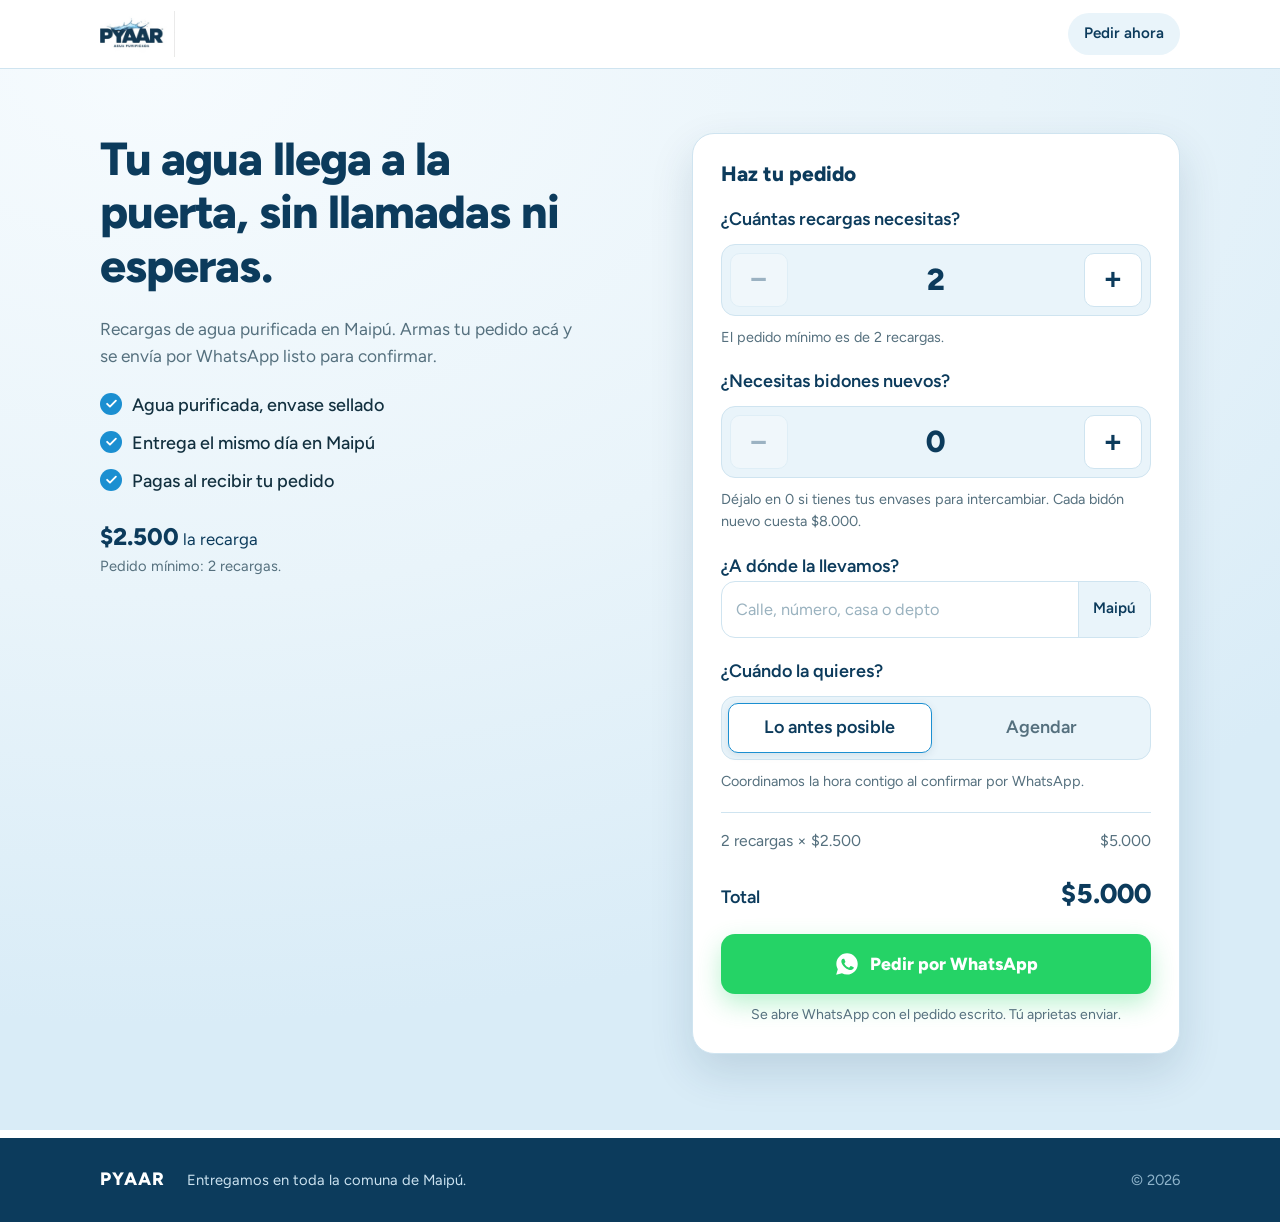
<file: demos/pyaar/index.html>
<!doctype html>
<html lang="es-CL">
<head>
<meta charset="utf-8">
<meta name="viewport" content="width=device-width, initial-scale=1">
<title>PYAAR — Agua purificada a domicilio en Maipú</title>
<meta name="description" content="Agua purificada a domicilio en Maipú. Pide tu recarga por WhatsApp y te llega a la puerta.">
<!-- DEMO: mientras viva en cristobalurbina.cl/demos/ no se indexa.
     Cuando el cliente apruebe y pase a su propio dominio, BORRAR esta línea. -->
<meta name="robots" content="noindex, nofollow">
<meta name="theme-color" content="#0C3B5C">
<link rel="icon" href="data:image/svg+xml,%3Csvg xmlns='http://www.w3.org/2000/svg' viewBox='0 0 32 32'%3E%3Cpath d='M16 3C11 10 7 14.6 7 19a9 9 0 0 0 18 0c0-4.4-4-9-9-16z' fill='%231B8FD1'/%3E%3C/svg%3E">
<link rel="preconnect" href="https://fonts.googleapis.com">
<link rel="preconnect" href="https://fonts.gstatic.com" crossorigin>
<link href="https://fonts.googleapis.com/css2?family=Figtree:wght@400;500;600;800&display=swap" rel="stylesheet">
<link rel="stylesheet" href="styles.css?v=5">
</head>
<body>

<header class="barra">
  <div class="contenedor barra__fila">
    <a class="marca" href="#inicio">
      <img class="marca__logo" src="logo.png?v=5" alt="PYAAR, agua purificada" width="720" height="442">
    </a>
    <a class="barra__tel" id="tel-cabecera" href="#pedido">
      <span>Pedir ahora</span>
    </a>
  </div>
</header>

<main id="inicio">

  <section class="hero">
    <div class="contenedor hero__grilla">

      <div class="hero__texto">
        <h1>Tu agua llega a la puerta, sin llamadas ni esperas.</h1>
        <p class="hero__bajada">
          Recargas de agua purificada en <span data-cfg="COBERTURA">Maipú</span>.
          Armas tu pedido acá y se envía por WhatsApp listo para confirmar.
        </p>
        <ul class="confianza" id="confianza"></ul>
        <p class="hero__precio">
          <strong id="precio-recarga">$2.500</strong> la recarga
          <span class="hero__minimo" id="texto-minimo"></span>
        </p>
      </div>

      <div class="tarjeta" id="pedido">
        <h2 class="tarjeta__titulo">Haz tu pedido</h2>
        <div class="tarjeta__cuerpo" id="formulario-pedido">

          <div class="campo">
            <p class="campo__titulo" id="lbl-cantidad">¿Cuántas recargas necesitas?</p>
            <div class="contador" role="group" aria-labelledby="lbl-cantidad">
              <button type="button" class="contador__btn" id="menos" aria-label="Quitar una recarga">&minus;</button>
              <span class="contador__valor" id="cantidad-valor" aria-live="polite">2</span>
              <button type="button" class="contador__btn" id="mas" aria-label="Agregar una recarga">+</button>
            </div>
            <p class="campo__ayuda" id="ayuda-cantidad"></p>
          </div>

          <div class="campo" id="campo-bidon" hidden>
            <p class="campo__titulo" id="lbl-bidones">¿Necesitas bidones nuevos?</p>
            <div class="contador" role="group" aria-labelledby="lbl-bidones">
              <button type="button" class="contador__btn" id="menos-bidon" aria-label="Quitar un bidón">&minus;</button>
              <span class="contador__valor" id="bidones-valor" aria-live="polite">0</span>
              <button type="button" class="contador__btn" id="mas-bidon" aria-label="Agregar un bidón">+</button>
            </div>
            <p class="campo__ayuda" id="ayuda-bidon"></p>
          </div>

          <div class="campo">
            <label class="campo__titulo" for="direccion">¿A dónde la llevamos?</label>
            <div class="entrada">
              <input type="text" id="direccion" autocomplete="street-address"
                     placeholder="Calle, número, casa o depto" enterkeyhint="done">
              <span class="entrada__fija" id="entrada-comuna">Maipú</span>
            </div>
            <p class="campo__ayuda" id="ayuda-direccion" hidden>
              <span>Es la dirección de tu último pedido.</span>
              <button type="button" class="enlace" id="olvidar-direccion">Usar otra</button>
            </p>
          </div>

          <div class="campo">
            <p class="campo__titulo" id="lbl-horario">¿Cuándo la quieres?</p>
            <div class="modos" role="group" aria-labelledby="lbl-horario">
              <button type="button" class="modo es-activo" id="modo-pronto" aria-pressed="true">Lo antes posible</button>
              <button type="button" class="modo" id="modo-agendar" aria-pressed="false">Agendar</button>
            </div>
            <p class="campo__ayuda" id="ayuda-horario"></p>

            <div id="agenda" hidden>
              <p class="subtitulo" id="lbl-dia">El día</p>
              <div class="dias" id="dias" role="group" aria-labelledby="lbl-dia"></div>
              <p class="subtitulo" id="lbl-bloque">La hora</p>
              <div class="bloques" id="bloques" role="group" aria-labelledby="lbl-bloque"></div>
            </div>
          </div>

          <div class="resumen">
            <div class="resumen__linea" id="linea-recargas">
              <span id="detalle-recargas"></span>
              <span id="monto-recargas"></span>
            </div>
            <div class="resumen__linea" id="linea-bidones" hidden>
              <span id="detalle-bidones"></span>
              <span id="monto-bidones"></span>
            </div>
            <div class="resumen__total">
              <span>Total</span>
              <strong id="total"></strong>
            </div>
          </div>

          <button type="button" class="wsp" id="enviar">
            <svg class="wsp__icono" viewBox="0 0 24 24" aria-hidden="true" focusable="false">
              <path d="M12.04 2C6.6 2 2.18 6.42 2.18 11.86c0 1.74.46 3.44 1.32 4.94L2 22l5.34-1.4a9.9 9.9 0 0 0 4.7 1.2h.01c5.44 0 9.86-4.42 9.86-9.86S17.48 2 12.04 2zm5.78 14.1c-.24.68-1.4 1.3-1.94 1.34-.5.05-.98.23-3.3-.7-2.78-1.1-4.54-3.96-4.68-4.14-.13-.18-1.12-1.5-1.12-2.86s.7-2.02.96-2.3a1 1 0 0 1 .72-.34h.52c.16 0 .4-.06.62.48.24.58.8 2 .87 2.14.07.14.12.3.02.48-.1.18-.15.3-.3.46-.14.18-.3.4-.44.53-.14.14-.3.3-.13.58.17.3.75 1.24 1.6 2 1.1.98 2.04 1.28 2.34 1.42.3.14.46.12.63-.07.17-.2.72-.84.92-1.14.2-.3.38-.24.64-.14.26.1 1.64.78 1.92.92.28.14.47.2.54.32.06.12.06.7-.18 1.38z"/>
            </svg>
            <span>Pedir por WhatsApp</span>
          </button>
          <p class="nota-envio">Se abre WhatsApp con el pedido escrito. Tú aprietas enviar.</p>
          <p class="error" id="error-envio" hidden></p>
        </div>
      </div>

    </div>
  </section>

</main>

<footer class="pie">
  <div class="contenedor pie__fila">
    <p class="pie__marca" data-cfg="NOMBRE">PYAAR</p>
    <p class="pie__cobertura" data-cfg="COBERTURA_DETALLE"></p>
    <p class="pie__legal">&copy; <span id="anio"></span></p>
  </div>
</footer>

<!-- El ?v=N obliga al navegador a descargar la versión nueva.
     Sube el número cada vez que edites config.js, app.js o styles.css. -->
<script src="config.js?v=5"></script>
<script src="app.js?v=5"></script>
</body>
</html>
</file>
<file: demos/pyaar/styles.css>
/* =========================================================
   PYAAR — estilos
   Mobile-first. Los colores y tamaños viven en :root.
   ========================================================= */

:root {
  --azul-profundo: #0C3B5C;
  --azul-accion:   #1B8FD1;
  --celeste-claro: #E9F4FA;
  --blanco:        #FFFFFF;
  --tinta:         #12303F;
  --tinta-suave:   #55707E;
  --linea:         #CFE4F0;
  --whatsapp:      #25D366;
  --whatsapp-osc:  #1EA952;

  --radio:     14px;
  --radio-lg:  22px;
  --ancho:     1120px;
  --sombra:    0 18px 44px rgba(12, 59, 92, .14);
}

*, *::before, *::after { box-sizing: border-box; }

html { -webkit-text-size-adjust: 100%; }

body {
  margin: 0;
  font-family: "Figtree", system-ui, -apple-system, "Segoe UI", sans-serif;
  font-size: 17px;
  line-height: 1.55;
  color: var(--tinta);
  background: var(--blanco);
}

h1, h2, h3 { margin: 0 0 .5em; line-height: 1.15; color: var(--azul-profundo); }
p { margin: 0 0 1em; }
a { color: inherit; }

:focus-visible {
  outline: 3px solid var(--azul-accion);
  outline-offset: 3px;
  border-radius: 6px;
}

.contenedor {
  width: 100%;
  max-width: var(--ancho);
  margin-inline: auto;
  padding-inline: 20px;
}

/* ---------- Barra superior ---------- */

.barra {
  background: var(--blanco);
  border-bottom: 1px solid var(--linea);
  position: sticky;
  top: 0;
  z-index: 10;
}

.barra__fila {
  display: flex;
  align-items: center;
  justify-content: space-between;
  gap: 16px;
  min-height: 68px;
}

.marca {
  display: flex;
  align-items: center;
  gap: 10px;
  text-decoration: none;
}

.marca__logo {
  display: block;
  height: 46px;
  width: auto;
  max-width: 62vw;
  object-fit: contain;
}

.barra__tel {
  flex: none;
  display: inline-flex;
  align-items: center;
  min-height: 42px;
  padding: 0 16px;
  border-radius: 999px;
  background: var(--celeste-claro);
  color: var(--azul-profundo);
  font-weight: 600;
  font-size: .95rem;
  text-decoration: none;
}

/* ---------- Hero ---------- */

.hero {
  background:
    radial-gradient(120% 90% at 12% 0%, #F6FBFE 0%, var(--celeste-claro) 55%, #D9ECF7 100%);
  padding-block: 38px 46px;
}

.hero__grilla { display: grid; gap: 28px; }

.hero__texto h1 {
  font-size: clamp(2rem, 7vw, 2.9rem);
  font-weight: 800;
  letter-spacing: -.02em;
  max-width: 16ch;
}

.hero__bajada {
  font-size: 1.08rem;
  color: var(--tinta-suave);
  max-width: 44ch;
}

.confianza {
  list-style: none;
  margin: 22px 0;
  padding: 0;
  display: grid;
  gap: 10px;
}

.confianza li {
  display: flex;
  align-items: flex-start;
  gap: 10px;
  font-weight: 500;
}

.confianza li::before {
  content: "";
  flex: none;
  width: 22px;
  height: 22px;
  margin-top: 1px;
  border-radius: 50%;
  background: var(--azul-accion) url("data:image/svg+xml,%3Csvg xmlns='http://www.w3.org/2000/svg' viewBox='0 0 24 24'%3E%3Cpath d='M5 12.5l4.5 4.5L19 7.5' fill='none' stroke='white' stroke-width='3' stroke-linecap='round' stroke-linejoin='round'/%3E%3C/svg%3E") center / 15px no-repeat;
}

.hero__precio {
  margin: 0;
  font-size: 1.05rem;
  color: var(--azul-profundo);
}
.hero__precio strong { font-size: 1.5rem; font-weight: 800; }
.hero__minimo { display: block; font-size: .92rem; color: var(--tinta-suave); }

/* ---------- Tarjeta de pedido ---------- */

.tarjeta {
  background: var(--blanco);
  border: 1px solid var(--linea);
  border-radius: var(--radio-lg);
  box-shadow: var(--sombra);
  padding: 22px;
  scroll-margin-top: 84px;
}

.tarjeta__titulo {
  font-size: 1.3rem;
  font-weight: 800;
  margin-bottom: 4px;
}

.pendiente {
  margin: 18px 0 0;
  padding: 20px 18px;
  border: 2px dashed var(--linea);
  border-radius: var(--radio);
  text-align: center;
  color: var(--tinta-suave);
  font-size: .95rem;
}

/* ---------- Campos del formulario ---------- */

.campo { margin-top: 20px; }

.campo__titulo {
  margin: 0 0 10px;
  font-weight: 600;
  color: var(--azul-profundo);
}

.campo__ayuda {
  margin: 10px 0 0;
  font-size: .9rem;
  color: var(--tinta-suave);
  min-height: 1.2em;
}

/* Contador de recargas */

.contador {
  display: grid;
  grid-template-columns: 58px 1fr 58px;
  align-items: center;
  gap: 8px;
  background: var(--celeste-claro);
  border: 1px solid var(--linea);
  border-radius: var(--radio);
  padding: 8px;
}

.contador__btn {
  height: 54px;
  border: 1px solid var(--linea);
  border-radius: 10px;
  background: var(--blanco);
  color: var(--azul-profundo);
  font-size: 1.8rem;
  font-weight: 600;
  line-height: 1;
  cursor: pointer;
  -webkit-tap-highlight-color: transparent;
}

.contador__btn:hover:not(:disabled) { border-color: var(--azul-accion); }
.contador__btn:active:not(:disabled) { background: var(--celeste-claro); }

.contador__btn:disabled {
  opacity: .35;
  cursor: not-allowed;
}

.contador__valor {
  text-align: center;
  font-size: 1.9rem;
  font-weight: 800;
  color: var(--azul-profundo);
  font-variant-numeric: tabular-nums;
}

/* Campo de texto con comuna fija */

.entrada {
  display: flex;
  align-items: stretch;
  border: 1px solid var(--linea);
  border-radius: var(--radio);
  background: var(--blanco);
  overflow: hidden;
}

.entrada:focus-within {
  border-color: var(--azul-accion);
  box-shadow: 0 0 0 3px rgba(27, 143, 209, .18);
}

.entrada input {
  flex: 1;
  min-width: 0;
  border: 0;
  background: transparent;
  padding: 15px 14px;
  font: inherit;
  font-size: 1.02rem;
  color: var(--tinta);
}

.entrada input:focus { outline: none; }
.entrada input::placeholder { color: #9AB2BF; }

.entrada__fija {
  display: flex;
  align-items: center;
  padding: 0 14px;
  background: var(--celeste-claro);
  border-left: 1px solid var(--linea);
  color: var(--azul-profundo);
  font-weight: 600;
  font-size: .95rem;
  white-space: nowrap;
}

.enlace {
  border: 0;
  background: none;
  padding: 0;
  margin-left: 8px;
  font: inherit;
  font-size: .9rem;
  font-weight: 600;
  color: var(--azul-accion);
  text-decoration: underline;
  cursor: pointer;
}

/* Modos de horario */

.modos {
  display: grid;
  grid-template-columns: 1fr 1fr;
  gap: 8px;
  background: var(--celeste-claro);
  border: 1px solid var(--linea);
  border-radius: var(--radio);
  padding: 6px;
}

.modo {
  min-height: 50px;
  border: 1px solid transparent;
  border-radius: 10px;
  background: transparent;
  font: inherit;
  font-weight: 600;
  color: var(--tinta-suave);
  cursor: pointer;
  -webkit-tap-highlight-color: transparent;
}

.modo.es-activo {
  background: var(--blanco);
  border-color: var(--azul-accion);
  color: var(--azul-profundo);
  box-shadow: 0 2px 8px rgba(12, 59, 92, .10);
}

.subtitulo {
  margin: 18px 0 10px;
  font-weight: 600;
  font-size: .95rem;
  color: var(--azul-profundo);
}

/* Calendario de botones */

.dias {
  display: grid;
  grid-template-columns: repeat(auto-fit, minmax(88px, 1fr));
  gap: 8px;
}

.dia {
  display: flex;
  flex-direction: column;
  align-items: center;
  gap: 2px;
  min-height: 66px;
  padding: 10px 6px;
  border: 1px solid var(--linea);
  border-radius: var(--radio);
  background: var(--blanco);
  font: inherit;
  color: var(--tinta-suave);
  cursor: pointer;
  -webkit-tap-highlight-color: transparent;
}

.dia__nombre { font-size: .82rem; }
.dia__numero { font-size: 1.35rem; font-weight: 800; color: var(--azul-profundo); font-variant-numeric: tabular-nums; }

.dia.es-activo {
  border-color: var(--azul-accion);
  background: var(--azul-accion);
  color: rgba(255,255,255,.85);
}
.dia.es-activo .dia__numero { color: var(--blanco); }

/* Bloques horarios */

.bloques { display: grid; gap: 8px; }

.bloque {
  display: flex;
  align-items: baseline;
  justify-content: space-between;
  gap: 12px;
  min-height: 56px;
  padding: 12px 16px;
  border: 1px solid var(--linea);
  border-radius: var(--radio);
  background: var(--blanco);
  font: inherit;
  text-align: left;
  cursor: pointer;
  -webkit-tap-highlight-color: transparent;
}

.bloque__nombre { font-weight: 600; color: var(--azul-profundo); }
.bloque__horas { font-size: .92rem; color: var(--tinta-suave); }

.bloque.es-activo {
  border-color: var(--azul-accion);
  background: var(--celeste-claro);
  box-shadow: inset 0 0 0 1px var(--azul-accion);
}

/* Botón de WhatsApp */

.wsp {
  display: flex;
  align-items: center;
  justify-content: center;
  gap: 10px;
  width: 100%;
  min-height: 60px;
  margin-top: 18px;
  padding: 0 20px;
  border: 0;
  border-radius: var(--radio);
  background: var(--whatsapp);
  color: var(--blanco);
  font: inherit;
  font-size: 1.1rem;
  font-weight: 800;
  cursor: pointer;
  box-shadow: 0 10px 24px rgba(37, 211, 102, .30);
  -webkit-tap-highlight-color: transparent;
}

.wsp:hover { background: var(--whatsapp-osc); }
.wsp:active { transform: translateY(1px); }
.wsp__icono { width: 26px; height: 26px; fill: currentColor; flex: none; }

.nota-envio {
  margin: 10px 0 0;
  text-align: center;
  font-size: .88rem;
  color: var(--tinta-suave);
}

.error {
  margin: 12px 0 0;
  padding: 12px 14px;
  border-radius: var(--radio);
  background: #FDEDED;
  color: #A2282C;
  font-size: .95rem;
  font-weight: 500;
}

/* Resumen de precios */

.resumen {
  margin-top: 20px;
  padding-top: 16px;
  border-top: 1px solid var(--linea);
}

.resumen__linea {
  display: flex;
  justify-content: space-between;
  gap: 16px;
  font-size: .98rem;
  color: var(--tinta-suave);
  margin-bottom: 8px;
}

.resumen__total {
  display: flex;
  justify-content: space-between;
  align-items: baseline;
  gap: 16px;
  margin-top: 12px;
  font-weight: 600;
  color: var(--azul-profundo);
}

.resumen__total strong {
  font-size: 1.7rem;
  font-weight: 800;
  font-variant-numeric: tabular-nums;
}

/* ---------- Pie ---------- */

.pie {
  background: var(--azul-profundo);
  color: #CBE2F0;
  padding-block: 28px;
  margin-top: 8px;
}

.pie__fila { display: grid; gap: 6px; }
.pie p { margin: 0; }
.pie__marca { font-weight: 800; letter-spacing: .04em; color: var(--blanco); }
.pie__cobertura, .pie__legal { font-size: .92rem; }
.pie__legal { color: #8FB4CB; }

/* ---------- Escritorio ---------- */

@media (min-width: 860px) {
  body { font-size: 18px; }

  .hero { padding-block: 64px 76px; }

  .hero__grilla {
    grid-template-columns: 1.05fr .95fr;
    align-items: start;
    gap: 52px;
  }

  .tarjeta { padding: 28px; }

  .pie__fila {
    grid-template-columns: auto 1fr auto;
    align-items: baseline;
    gap: 22px;
  }
}

@media (prefers-reduced-motion: reduce) {
  * { animation: none !important; transition: none !important; scroll-behavior: auto !important; }
}
</file>
